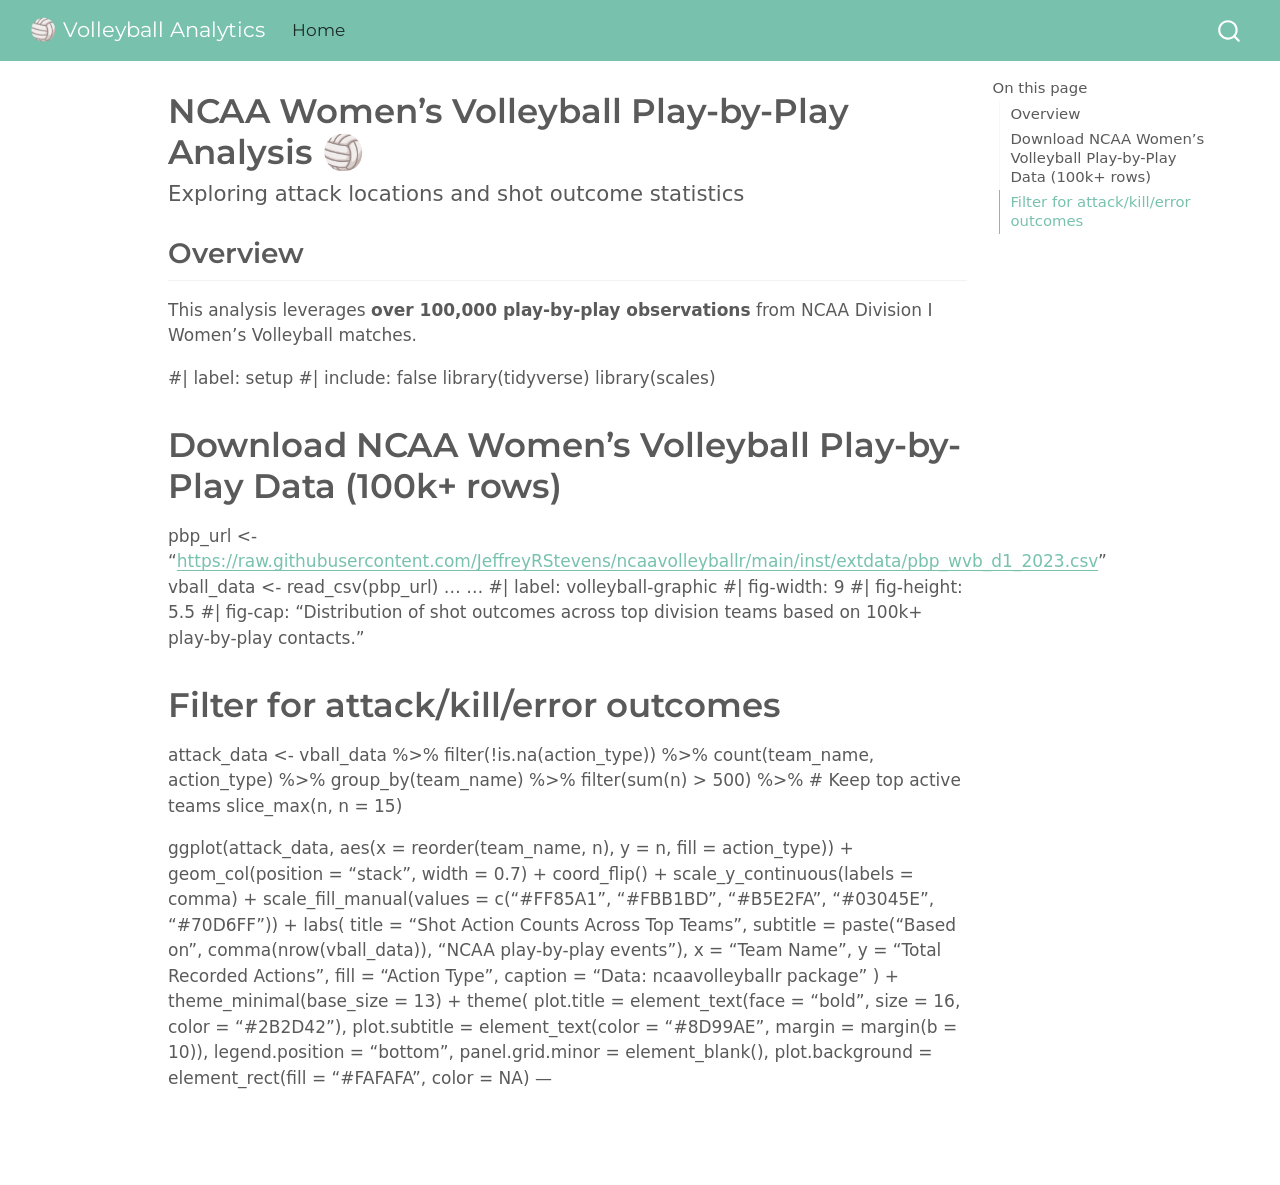
<file: docs/index.html>
<!DOCTYPE html>
<html xmlns="http://www.w3.org/1999/xhtml" lang="en" xml:lang="en"><head>

<meta charset="utf-8">
<meta name="generator" content="quarto-1.10.18">

<meta name="viewport" content="width=device-width, initial-scale=1.0, user-scalable=yes">


<title>NCAA Women’s Volleyball Play-by-Play Analysis 🏐 – 🏐 Volleyball Analytics</title>
<style>
/* Default styles provided by pandoc.
** See https://pandoc.org/MANUAL.html#variables-for-html for config info.
*/
span.smallcaps{font-variant: small-caps;}
div.columns{display: flex; gap: 1.5em;}
div.column{flex: auto;}
@media screen {
div.columns{gap: min(4vw, 1.5em);}
div.column{overflow-x: auto;}
}
div.hanging-indent{margin-left: 1.5em; text-indent: -1.5em;}
ul.task-list{list-style: none;}
ul.task-list li input[type="checkbox"] {
  width: 0.8em;
  margin: 0 0.8em 0.2em -1em; /* quarto-specific, see https://github.com/quarto-dev/quarto-cli/issues/4556 */ 
  vertical-align: middle;
}
</style>


<script src="site_libs/quarto-nav/quarto-nav.js"></script>
<script src="site_libs/quarto-nav/headroom.min.js"></script>
<script src="site_libs/clipboard/clipboard.min.js"></script>
<script src="site_libs/quarto-search/autocomplete.umd.js"></script>
<script src="site_libs/quarto-search/fuse.min.js"></script>
<script src="site_libs/quarto-search/quarto-search.js"></script>
<meta name="quarto:offset" content="./">
<script src="site_libs/quarto-html/quarto.js" type="module"></script>
<script src="site_libs/quarto-html/tabsets/tabsets.js" type="module"></script>
<script src="site_libs/quarto-html/popper.min.js"></script>
<script src="site_libs/quarto-html/tippy.umd.min.js"></script>
<script src="site_libs/quarto-html/anchor.min.js"></script>
<link href="site_libs/quarto-html/tippy.css" rel="stylesheet">
<link href="site_libs/quarto-html/quarto-syntax-highlighting-64a204ab8560d761af7679ceaba22944.css" rel="stylesheet" id="quarto-text-highlighting-styles">
<script src="site_libs/bootstrap/bootstrap.min.js"></script>
<link href="site_libs/bootstrap/bootstrap-icons.css" rel="stylesheet">
<link href="site_libs/bootstrap/bootstrap-229b3ede8e5344155cdb59601cc568ab.min.css" rel="stylesheet" append-hash="true" id="quarto-bootstrap" data-mode="light">
<script id="quarto-search-options" type="application/json">{
  "location": "navbar",
  "copy-button": false,
  "collapse-after": 3,
  "panel-placement": "end",
  "type": "overlay",
  "limit": 50,
  "keyboard-shortcut": [
    "f",
    "/",
    "s"
  ],
  "show-item-context": false,
  "language": {
    "search-no-results-text": "No results",
    "search-matching-documents-text": "matching documents",
    "search-copy-link-title": "Copy link to search",
    "search-hide-matches-text": "Hide additional matches",
    "search-more-match-text": "more match in this document",
    "search-more-matches-text": "more matches in this document",
    "search-clear-button-title": "Clear",
    "search-text-placeholder": "",
    "search-detached-cancel-button-title": "Cancel",
    "search-submit-button-title": "Submit",
    "search-label": "Search"
  }
}</script>


</head>

<body class="nav-fixed quarto-light">

<div id="quarto-search-results"></div>
  <header id="quarto-header" class="headroom fixed-top">
    <nav class="navbar navbar-expand-lg " data-bs-theme="dark">
      <div class="navbar-container container-fluid">
      <div class="navbar-brand-container mx-auto">
    <a class="navbar-brand" href="./index.html">
    <span class="navbar-title">🏐 Volleyball Analytics</span>
    </a>
  </div>
            <div id="quarto-search" class="" title="Search"></div>
          <button class="navbar-toggler" type="button" data-bs-toggle="collapse" data-bs-target="#navbarCollapse" aria-controls="navbarCollapse" role="menu" aria-expanded="false" aria-label="Toggle navigation" onclick="if (window.quartoToggleHeadroom) { window.quartoToggleHeadroom(); }">
  <span class="navbar-toggler-icon"></span>
</button>
          <div class="collapse navbar-collapse" id="navbarCollapse">
            <ul class="navbar-nav navbar-nav-scroll me-auto">
  <li class="nav-item">
    <a class="nav-link active" href="./index.html" aria-current="page"> 
<span class="menu-text">Home</span></a>
  </li>  
</ul>
          </div> <!-- /navcollapse -->
            <div class="quarto-navbar-tools">
</div>
      </div> <!-- /container-fluid -->
    </nav>
</header>
<!-- content -->
<div id="quarto-content" class="quarto-container page-columns page-rows-contents page-layout-article page-navbar">
<!-- sidebar -->
<!-- margin-sidebar -->
    <div id="quarto-margin-sidebar" class="sidebar margin-sidebar">
        <nav id="TOC" role="doc-toc" class="toc-active">
    <h2 id="toc-title">On this page</h2>
   
  <ul>
  <li><a href="#overview" id="toc-overview" class="nav-link active" data-scroll-target="#overview">Overview</a></li>
  <li><a href="#download-ncaa-womens-volleyball-play-by-play-data-100k-rows" id="toc-download-ncaa-womens-volleyball-play-by-play-data-100k-rows" class="nav-link" data-scroll-target="#download-ncaa-womens-volleyball-play-by-play-data-100k-rows">Download NCAA Women’s Volleyball Play-by-Play Data (100k+ rows)</a></li>
  <li><a href="#filter-for-attackkillerror-outcomes" id="toc-filter-for-attackkillerror-outcomes" class="nav-link" data-scroll-target="#filter-for-attackkillerror-outcomes">Filter for attack/kill/error outcomes</a></li>
  </ul>
</nav>
    </div>
<!-- main -->
<main class="content" id="quarto-document-content">

<header id="title-block-header" class="quarto-title-block default">
<div class="quarto-title">
<h1 class="title">NCAA Women’s Volleyball Play-by-Play Analysis 🏐</h1>
<p class="subtitle lead">Exploring attack locations and shot outcome statistics</p>
</div>



<div class="quarto-title-meta">

    
  
    
  </div>
  


</header>


<section id="overview" class="level2">
<h2 class="anchored" data-anchor-id="overview">Overview</h2>
<p>This analysis leverages <strong>over 100,000 play-by-play observations</strong> from NCAA Division I Women’s Volleyball matches.</p>
<p>#| label: setup #| include: false library(tidyverse) library(scales)</p>
</section>
<section id="download-ncaa-womens-volleyball-play-by-play-data-100k-rows" class="level1">
<h1>Download NCAA Women’s Volleyball Play-by-Play Data (100k+ rows)</h1>
<p>pbp_url &lt;- “<a href="https://raw.githubusercontent.com/JeffreyRStevens/ncaavolleyballr/main/inst/extdata/pbp_wvb_d1_2023.csv">https://raw.githubusercontent.com/JeffreyRStevens/ncaavolleyballr/main/inst/extdata/pbp_wvb_d1_2023.csv</a>” vball_data &lt;- read_csv(pbp_url) … … #| label: volleyball-graphic #| fig-width: 9 #| fig-height: 5.5 #| fig-cap: “Distribution of shot outcomes across top division teams based on 100k+ play-by-play contacts.”</p>
</section>
<section id="filter-for-attackkillerror-outcomes" class="level1">
<h1>Filter for attack/kill/error outcomes</h1>
<p>attack_data &lt;- vball_data %&gt;% filter(!is.na(action_type)) %&gt;% count(team_name, action_type) %&gt;% group_by(team_name) %&gt;% filter(sum(n) &gt; 500) %&gt;% # Keep top active teams slice_max(n, n = 15)</p>
<p>ggplot(attack_data, aes(x = reorder(team_name, n), y = n, fill = action_type)) + geom_col(position = “stack”, width = 0.7) + coord_flip() + scale_y_continuous(labels = comma) + scale_fill_manual(values = c(“#FF85A1”, “#FBB1BD”, “#B5E2FA”, “#03045E”, “#70D6FF”)) + labs( title = “Shot Action Counts Across Top Teams”, subtitle = paste(“Based on”, comma(nrow(vball_data)), “NCAA play-by-play events”), x = “Team Name”, y = “Total Recorded Actions”, fill = “Action Type”, caption = “Data: ncaavolleyballr package” ) + theme_minimal(base_size = 13) + theme( plot.title = element_text(face = “bold”, size = 16, color = “#2B2D42”), plot.subtitle = element_text(color = “#8D99AE”, margin = margin(b = 10)), legend.position = “bottom”, panel.grid.minor = element_blank(), plot.background = element_rect(fill = “#FAFAFA”, color = NA) —</p>


</section>

</main> <!-- /main -->
<script id="quarto-html-after-body" type="application/javascript">
  window.document.addEventListener("DOMContentLoaded", function (event) {
    const icon = "";
    const anchorJS = new window.AnchorJS();
    anchorJS.options = {
      placement: 'right',
      icon: icon
    };
    anchorJS.add('.anchored');
    const isCodeAnnotation = (el) => {
      for (const clz of el.classList) {
        if (clz.startsWith('code-annotation-')) {                     
          return true;
        }
      }
      return false;
    }
    const onCopySuccess = function(e) {
      // button target
      const button = e.trigger;
      // don't keep focus
      button.blur();
      // flash "checked"
      button.classList.add('code-copy-button-checked');
      var currentTitle = button.getAttribute("title");
      button.setAttribute("title", "Copied!");
      let tooltip;
      if (window.bootstrap) {
        button.setAttribute("data-bs-toggle", "tooltip");
        button.setAttribute("data-bs-placement", "left");
        button.setAttribute("data-bs-title", "Copied!");
        tooltip = new bootstrap.Tooltip(button, 
          { trigger: "manual", 
            customClass: "code-copy-button-tooltip",
            offset: [0, -8]});
        tooltip.show();    
      }
      setTimeout(function() {
        if (tooltip) {
          tooltip.hide();
          button.removeAttribute("data-bs-title");
          button.removeAttribute("data-bs-toggle");
          button.removeAttribute("data-bs-placement");
        }
        button.setAttribute("title", currentTitle);
        button.classList.remove('code-copy-button-checked');
      }, 1000);
      // clear code selection
      e.clearSelection();
    }
    const getTextToCopy = function(trigger) {
      const outerScaffold = trigger.parentElement.cloneNode(true);
      const codeEl = outerScaffold.querySelector('code');
      for (const childEl of codeEl.children) {
        if (isCodeAnnotation(childEl)) {
          childEl.remove();
        }
      }
      return codeEl.innerText;
    }
    const clipboard = new window.ClipboardJS('.code-copy-button:not([data-in-quarto-modal])', {
      text: getTextToCopy
    });
    clipboard.on('success', onCopySuccess);
    if (window.document.getElementById('quarto-embedded-source-code-modal')) {
      const clipboardModal = new window.ClipboardJS('.code-copy-button[data-in-quarto-modal]', {
        text: getTextToCopy,
        container: window.document.getElementById('quarto-embedded-source-code-modal')
      });
      clipboardModal.on('success', onCopySuccess);
    }
      var localhostRegex = new RegExp(/^(?:http|https):\/\/localhost\:?[0-9]*\//);
      var mailtoRegex = new RegExp(/^mailto:/);
        var filterRegex = new RegExp('/' + window.location.host + '/');
      var isInternal = (href) => {
          return filterRegex.test(href) || localhostRegex.test(href) || mailtoRegex.test(href);
      }
      // Inspect non-navigation links and adorn them if external
     var links = window.document.querySelectorAll('a[href]:not(.nav-link):not(.navbar-brand):not(.toc-action):not(.sidebar-link):not(.sidebar-item-toggle):not(.pagination-link):not(.no-external):not([aria-hidden]):not(.dropdown-item):not(.quarto-navigation-tool):not(.about-link)');
      for (var i=0; i<links.length; i++) {
        const link = links[i];
        if (!isInternal(link.href)) {
          // undo the damage that might have been done by quarto-nav.js in the case of
          // links that we want to consider external
          if (link.dataset.originalHref !== undefined) {
            link.href = link.dataset.originalHref;
          }
        }
      }
    function tippyHover(el, contentFn, onTriggerFn, onUntriggerFn) {
      const config = {
        allowHTML: true,
        maxWidth: 500,
        delay: 100,
        arrow: false,
        appendTo: function(el) {
            return el.parentElement;
        },
        interactive: true,
        interactiveBorder: 10,
        theme: 'quarto',
        placement: 'bottom-start',
      };
      if (contentFn) {
        config.content = contentFn;
      }
      if (onTriggerFn) {
        config.onTrigger = onTriggerFn;
      }
      if (onUntriggerFn) {
        config.onUntrigger = onUntriggerFn;
      }
      window.tippy(el, config); 
    }
    const noterefs = window.document.querySelectorAll('a[role="doc-noteref"]');
    for (var i=0; i<noterefs.length; i++) {
      const ref = noterefs[i];
      tippyHover(ref, function() {
        // use id or data attribute instead here
        let href = ref.getAttribute('data-footnote-href') || ref.getAttribute('href');
        try { href = new URL(href).hash; } catch {}
        const id = href.replace(/^#\/?/, "");
        const note = window.document.getElementById(id);
        if (note) {
          return note.innerHTML;
        } else {
          return "";
        }
      });
    }
    const xrefs = window.document.querySelectorAll('a.quarto-xref');
    const processXRef = (id, note) => {
      // Strip column container classes
      const stripColumnClz = (el) => {
        el.classList.remove("page-full", "page-columns");
        if (el.children) {
          for (const child of el.children) {
            stripColumnClz(child);
          }
        }
      }
      stripColumnClz(note)
      if (id === null || id.startsWith('sec-')) {
        // Special case sections, only their first couple elements
        const container = document.createElement("div");
        if (note.children && note.children.length > 2) {
          container.appendChild(note.children[0].cloneNode(true));
          for (let i = 1; i < note.children.length; i++) {
            const child = note.children[i];
            if (child.tagName === "P" && child.innerText === "") {
              continue;
            } else {
              container.appendChild(child.cloneNode(true));
              break;
            }
          }
          if (window.Quarto?.typesetMath) {
            window.Quarto.typesetMath(container);
          }
          return container.innerHTML
        } else {
          if (window.Quarto?.typesetMath) {
            window.Quarto.typesetMath(note);
          }
          return note.innerHTML;
        }
      } else {
        // Remove any anchor links if they are present
        const anchorLink = note.querySelector('a.anchorjs-link');
        if (anchorLink) {
          anchorLink.remove();
        }
        if (window.Quarto?.typesetMath) {
          window.Quarto.typesetMath(note);
        }
        if (note.classList.contains("callout")) {
          return note.outerHTML;
        } else {
          return note.innerHTML;
        }
      }
    }
    for (var i=0; i<xrefs.length; i++) {
      const xref = xrefs[i];
      tippyHover(xref, undefined, function(instance) {
        instance.disable();
        let url = xref.getAttribute('href');
        let hash = undefined; 
        if (url.startsWith('#')) {
          hash = url;
        } else {
          try { hash = new URL(url).hash; } catch {}
        }
        if (hash) {
          const id = hash.replace(/^#\/?/, "");
          const note = window.document.getElementById(id);
          if (note !== null) {
            try {
              const html = processXRef(id, note.cloneNode(true));
              instance.setContent(html);
            } finally {
              instance.enable();
              instance.show();
            }
          } else {
            // See if we can fetch this
            fetch(url.split('#')[0])
            .then(res => res.text())
            .then(html => {
              const parser = new DOMParser();
              const htmlDoc = parser.parseFromString(html, "text/html");
              const note = htmlDoc.getElementById(id);
              if (note !== null) {
                const html = processXRef(id, note);
                instance.setContent(html);
              } 
            }).finally(() => {
              instance.enable();
              instance.show();
            });
          }
        } else {
          // See if we can fetch a full url (with no hash to target)
          // This is a special case and we should probably do some content thinning / targeting
          fetch(url)
          .then(res => res.text())
          .then(html => {
            const parser = new DOMParser();
            const htmlDoc = parser.parseFromString(html, "text/html");
            const note = htmlDoc.querySelector('main.content');
            if (note !== null) {
              // This should only happen for chapter cross references
              // (since there is no id in the URL)
              // remove the first header
              if (note.children.length > 0 && note.children[0].tagName === "HEADER") {
                note.children[0].remove();
              }
              const html = processXRef(null, note);
              instance.setContent(html);
            } 
          }).finally(() => {
            instance.enable();
            instance.show();
          });
        }
      }, function(instance) {
      });
    }
        let selectedAnnoteEl;
        const selectorForAnnotation = ( cell, annotation) => {
          let cellAttr = 'data-code-cell="' + cell + '"';
          let lineAttr = 'data-code-annotation="' +  annotation + '"';
          const selector = 'span[' + cellAttr + '][' + lineAttr + ']';
          return selector;
        }
        const selectCodeLines = (annoteEl) => {
          const doc = window.document;
          const targetCell = annoteEl.getAttribute("data-target-cell");
          const targetAnnotation = annoteEl.getAttribute("data-target-annotation");
          const annoteSpan = window.document.querySelector(selectorForAnnotation(targetCell, targetAnnotation));
          const lines = annoteSpan.getAttribute("data-code-lines").split(",");
          const lineIds = lines.map((line) => {
            return targetCell + "-" + line;
          })
          let top = null;
          let height = null;
          let parent = null;
          if (lineIds.length > 0) {
              //compute the position of the single el (top and bottom and make a div)
              const el = window.document.getElementById(lineIds[0]);
              top = el.offsetTop;
              height = el.offsetHeight;
              parent = el.parentElement.parentElement;
            if (lineIds.length > 1) {
              const lastEl = window.document.getElementById(lineIds[lineIds.length - 1]);
              const bottom = lastEl.offsetTop + lastEl.offsetHeight;
              height = bottom - top;
            }
            if (top !== null && height !== null && parent !== null) {
              // cook up a div (if necessary) and position it 
              let div = window.document.getElementById("code-annotation-line-highlight");
              if (div === null) {
                div = window.document.createElement("div");
                div.setAttribute("id", "code-annotation-line-highlight");
                div.style.position = 'absolute';
                parent.appendChild(div);
              }
              div.style.top = top - 2 + "px";
              div.style.height = height + 4 + "px";
              div.style.left = 0;
              let gutterDiv = window.document.getElementById("code-annotation-line-highlight-gutter");
              if (gutterDiv === null) {
                gutterDiv = window.document.createElement("div");
                gutterDiv.setAttribute("id", "code-annotation-line-highlight-gutter");
                gutterDiv.style.position = 'absolute';
                const codeCell = window.document.getElementById(targetCell);
                const gutter = codeCell.querySelector('.code-annotation-gutter');
                gutter.appendChild(gutterDiv);
              }
              gutterDiv.style.top = top - 2 + "px";
              gutterDiv.style.height = height + 4 + "px";
            }
            selectedAnnoteEl = annoteEl;
          }
        };
        const unselectCodeLines = () => {
          const elementsIds = ["code-annotation-line-highlight", "code-annotation-line-highlight-gutter"];
          elementsIds.forEach((elId) => {
            const div = window.document.getElementById(elId);
            if (div) {
              div.remove();
            }
          });
          selectedAnnoteEl = undefined;
        };
          // Handle positioning of the toggle
      window.addEventListener(
        "resize",
        throttle(() => {
          elRect = undefined;
          if (selectedAnnoteEl) {
            selectCodeLines(selectedAnnoteEl);
          }
        }, 10)
      );
      function throttle(fn, ms) {
      let throttle = false;
      let timer;
        return (...args) => {
          if(!throttle) { // first call gets through
              fn.apply(this, args);
              throttle = true;
          } else { // all the others get throttled
              if(timer) clearTimeout(timer); // cancel #2
              timer = setTimeout(() => {
                fn.apply(this, args);
                timer = throttle = false;
              }, ms);
          }
        };
      }
        // Attach click handler to the DT
        const annoteDls = window.document.querySelectorAll('dt[data-target-cell]');
        for (const annoteDlNode of annoteDls) {
          annoteDlNode.addEventListener('click', (event) => {
            const clickedEl = event.target;
            if (clickedEl !== selectedAnnoteEl) {
              unselectCodeLines();
              const activeEl = window.document.querySelector('dt[data-target-cell].code-annotation-active');
              if (activeEl) {
                activeEl.classList.remove('code-annotation-active');
              }
              selectCodeLines(clickedEl);
              clickedEl.classList.add('code-annotation-active');
            } else {
              // Unselect the line
              unselectCodeLines();
              clickedEl.classList.remove('code-annotation-active');
            }
          });
        }
    const findCites = (el) => {
      const parentEl = el.parentElement;
      if (parentEl) {
        const cites = parentEl.dataset.cites;
        if (cites) {
          return {
            el,
            cites: cites.split(' ')
          };
        } else {
          return findCites(el.parentElement)
        }
      } else {
        return undefined;
      }
    };
    var bibliorefs = window.document.querySelectorAll('a[role="doc-biblioref"]');
    for (var i=0; i<bibliorefs.length; i++) {
      const ref = bibliorefs[i];
      const citeInfo = findCites(ref);
      if (citeInfo) {
        tippyHover(citeInfo.el, function() {
          var popup = window.document.createElement('div');
          citeInfo.cites.forEach(function(cite) {
            var citeDiv = window.document.createElement('div');
            citeDiv.classList.add('hanging-indent');
            citeDiv.classList.add('csl-entry');
            var biblioDiv = window.document.getElementById('ref-' + cite);
            if (biblioDiv) {
              citeDiv.innerHTML = biblioDiv.innerHTML;
            }
            popup.appendChild(citeDiv);
          });
          return popup.innerHTML;
        });
      }
    }
  });
  </script>
</div> <!-- /content -->




</body></html>
</file>
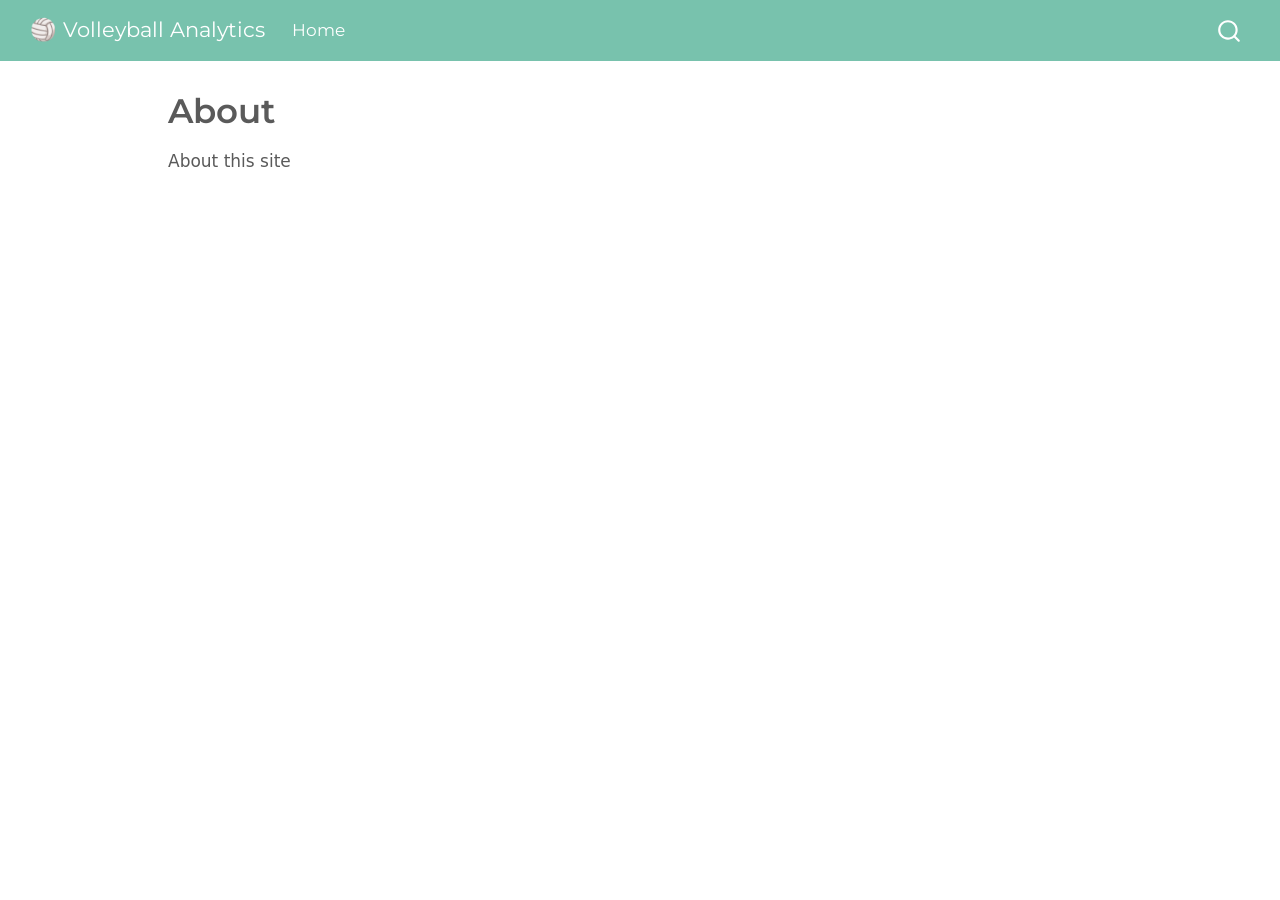
<file: docs/about.html>
<!DOCTYPE html>
<html xmlns="http://www.w3.org/1999/xhtml" lang="en" xml:lang="en"><head>

<meta charset="utf-8">
<meta name="generator" content="quarto-1.10.18">

<meta name="viewport" content="width=device-width, initial-scale=1.0, user-scalable=yes">


<title>About – 🏐 Volleyball Analytics</title>
<style>
/* Default styles provided by pandoc.
** See https://pandoc.org/MANUAL.html#variables-for-html for config info.
*/
span.smallcaps{font-variant: small-caps;}
div.columns{display: flex; gap: 1.5em;}
div.column{flex: auto;}
@media screen {
div.columns{gap: min(4vw, 1.5em);}
div.column{overflow-x: auto;}
}
div.hanging-indent{margin-left: 1.5em; text-indent: -1.5em;}
ul.task-list{list-style: none;}
ul.task-list li input[type="checkbox"] {
  width: 0.8em;
  margin: 0 0.8em 0.2em -1em; /* quarto-specific, see https://github.com/quarto-dev/quarto-cli/issues/4556 */ 
  vertical-align: middle;
}
</style>


<script src="site_libs/quarto-nav/quarto-nav.js"></script>
<script src="site_libs/quarto-nav/headroom.min.js"></script>
<script src="site_libs/clipboard/clipboard.min.js"></script>
<script src="site_libs/quarto-search/autocomplete.umd.js"></script>
<script src="site_libs/quarto-search/fuse.min.js"></script>
<script src="site_libs/quarto-search/quarto-search.js"></script>
<meta name="quarto:offset" content="./">
<script src="site_libs/quarto-html/quarto.js" type="module"></script>
<script src="site_libs/quarto-html/tabsets/tabsets.js" type="module"></script>
<script src="site_libs/quarto-html/popper.min.js"></script>
<script src="site_libs/quarto-html/tippy.umd.min.js"></script>
<script src="site_libs/quarto-html/anchor.min.js"></script>
<link href="site_libs/quarto-html/tippy.css" rel="stylesheet">
<link href="site_libs/quarto-html/quarto-syntax-highlighting-64a204ab8560d761af7679ceaba22944.css" rel="stylesheet" id="quarto-text-highlighting-styles">
<script src="site_libs/bootstrap/bootstrap.min.js"></script>
<link href="site_libs/bootstrap/bootstrap-icons.css" rel="stylesheet">
<link href="site_libs/bootstrap/bootstrap-229b3ede8e5344155cdb59601cc568ab.min.css" rel="stylesheet" append-hash="true" id="quarto-bootstrap" data-mode="light">
<script id="quarto-search-options" type="application/json">{
  "location": "navbar",
  "copy-button": false,
  "collapse-after": 3,
  "panel-placement": "end",
  "type": "overlay",
  "limit": 50,
  "keyboard-shortcut": [
    "f",
    "/",
    "s"
  ],
  "show-item-context": false,
  "language": {
    "search-no-results-text": "No results",
    "search-matching-documents-text": "matching documents",
    "search-copy-link-title": "Copy link to search",
    "search-hide-matches-text": "Hide additional matches",
    "search-more-match-text": "more match in this document",
    "search-more-matches-text": "more matches in this document",
    "search-clear-button-title": "Clear",
    "search-text-placeholder": "",
    "search-detached-cancel-button-title": "Cancel",
    "search-submit-button-title": "Submit",
    "search-label": "Search"
  }
}</script>


</head>

<body class="nav-fixed quarto-light">

<div id="quarto-search-results"></div>
  <header id="quarto-header" class="headroom fixed-top">
    <nav class="navbar navbar-expand-lg " data-bs-theme="dark">
      <div class="navbar-container container-fluid">
      <div class="navbar-brand-container mx-auto">
    <a class="navbar-brand" href="./index.html">
    <span class="navbar-title">🏐 Volleyball Analytics</span>
    </a>
  </div>
            <div id="quarto-search" class="" title="Search"></div>
          <button class="navbar-toggler" type="button" data-bs-toggle="collapse" data-bs-target="#navbarCollapse" aria-controls="navbarCollapse" role="menu" aria-expanded="false" aria-label="Toggle navigation" onclick="if (window.quartoToggleHeadroom) { window.quartoToggleHeadroom(); }">
  <span class="navbar-toggler-icon"></span>
</button>
          <div class="collapse navbar-collapse" id="navbarCollapse">
            <ul class="navbar-nav navbar-nav-scroll me-auto">
  <li class="nav-item">
    <a class="nav-link" href="./index.html"> 
<span class="menu-text">Home</span></a>
  </li>  
</ul>
          </div> <!-- /navcollapse -->
            <div class="quarto-navbar-tools">
</div>
      </div> <!-- /container-fluid -->
    </nav>
</header>
<!-- content -->
<div id="quarto-content" class="quarto-container page-columns page-rows-contents page-layout-article page-navbar">
<!-- sidebar -->
<!-- margin-sidebar -->
    <div id="quarto-margin-sidebar" class="sidebar margin-sidebar zindex-bottom">
        
    </div>
<!-- main -->
<main class="content" id="quarto-document-content">

<header id="title-block-header" class="quarto-title-block default">
<div class="quarto-title">
<h1 class="title">About</h1>
</div>



<div class="quarto-title-meta">

    
  
    
  </div>
  


</header>


<p>About this site</p>



</main> <!-- /main -->
<script id="quarto-html-after-body" type="application/javascript">
  window.document.addEventListener("DOMContentLoaded", function (event) {
    const icon = "";
    const anchorJS = new window.AnchorJS();
    anchorJS.options = {
      placement: 'right',
      icon: icon
    };
    anchorJS.add('.anchored');
    const isCodeAnnotation = (el) => {
      for (const clz of el.classList) {
        if (clz.startsWith('code-annotation-')) {                     
          return true;
        }
      }
      return false;
    }
    const onCopySuccess = function(e) {
      // button target
      const button = e.trigger;
      // don't keep focus
      button.blur();
      // flash "checked"
      button.classList.add('code-copy-button-checked');
      var currentTitle = button.getAttribute("title");
      button.setAttribute("title", "Copied!");
      let tooltip;
      if (window.bootstrap) {
        button.setAttribute("data-bs-toggle", "tooltip");
        button.setAttribute("data-bs-placement", "left");
        button.setAttribute("data-bs-title", "Copied!");
        tooltip = new bootstrap.Tooltip(button, 
          { trigger: "manual", 
            customClass: "code-copy-button-tooltip",
            offset: [0, -8]});
        tooltip.show();    
      }
      setTimeout(function() {
        if (tooltip) {
          tooltip.hide();
          button.removeAttribute("data-bs-title");
          button.removeAttribute("data-bs-toggle");
          button.removeAttribute("data-bs-placement");
        }
        button.setAttribute("title", currentTitle);
        button.classList.remove('code-copy-button-checked');
      }, 1000);
      // clear code selection
      e.clearSelection();
    }
    const getTextToCopy = function(trigger) {
      const outerScaffold = trigger.parentElement.cloneNode(true);
      const codeEl = outerScaffold.querySelector('code');
      for (const childEl of codeEl.children) {
        if (isCodeAnnotation(childEl)) {
          childEl.remove();
        }
      }
      return codeEl.innerText;
    }
    const clipboard = new window.ClipboardJS('.code-copy-button:not([data-in-quarto-modal])', {
      text: getTextToCopy
    });
    clipboard.on('success', onCopySuccess);
    if (window.document.getElementById('quarto-embedded-source-code-modal')) {
      const clipboardModal = new window.ClipboardJS('.code-copy-button[data-in-quarto-modal]', {
        text: getTextToCopy,
        container: window.document.getElementById('quarto-embedded-source-code-modal')
      });
      clipboardModal.on('success', onCopySuccess);
    }
      var localhostRegex = new RegExp(/^(?:http|https):\/\/localhost\:?[0-9]*\//);
      var mailtoRegex = new RegExp(/^mailto:/);
        var filterRegex = new RegExp('/' + window.location.host + '/');
      var isInternal = (href) => {
          return filterRegex.test(href) || localhostRegex.test(href) || mailtoRegex.test(href);
      }
      // Inspect non-navigation links and adorn them if external
     var links = window.document.querySelectorAll('a[href]:not(.nav-link):not(.navbar-brand):not(.toc-action):not(.sidebar-link):not(.sidebar-item-toggle):not(.pagination-link):not(.no-external):not([aria-hidden]):not(.dropdown-item):not(.quarto-navigation-tool):not(.about-link)');
      for (var i=0; i<links.length; i++) {
        const link = links[i];
        if (!isInternal(link.href)) {
          // undo the damage that might have been done by quarto-nav.js in the case of
          // links that we want to consider external
          if (link.dataset.originalHref !== undefined) {
            link.href = link.dataset.originalHref;
          }
        }
      }
    function tippyHover(el, contentFn, onTriggerFn, onUntriggerFn) {
      const config = {
        allowHTML: true,
        maxWidth: 500,
        delay: 100,
        arrow: false,
        appendTo: function(el) {
            return el.parentElement;
        },
        interactive: true,
        interactiveBorder: 10,
        theme: 'quarto',
        placement: 'bottom-start',
      };
      if (contentFn) {
        config.content = contentFn;
      }
      if (onTriggerFn) {
        config.onTrigger = onTriggerFn;
      }
      if (onUntriggerFn) {
        config.onUntrigger = onUntriggerFn;
      }
      window.tippy(el, config); 
    }
    const noterefs = window.document.querySelectorAll('a[role="doc-noteref"]');
    for (var i=0; i<noterefs.length; i++) {
      const ref = noterefs[i];
      tippyHover(ref, function() {
        // use id or data attribute instead here
        let href = ref.getAttribute('data-footnote-href') || ref.getAttribute('href');
        try { href = new URL(href).hash; } catch {}
        const id = href.replace(/^#\/?/, "");
        const note = window.document.getElementById(id);
        if (note) {
          return note.innerHTML;
        } else {
          return "";
        }
      });
    }
    const xrefs = window.document.querySelectorAll('a.quarto-xref');
    const processXRef = (id, note) => {
      // Strip column container classes
      const stripColumnClz = (el) => {
        el.classList.remove("page-full", "page-columns");
        if (el.children) {
          for (const child of el.children) {
            stripColumnClz(child);
          }
        }
      }
      stripColumnClz(note)
      if (id === null || id.startsWith('sec-')) {
        // Special case sections, only their first couple elements
        const container = document.createElement("div");
        if (note.children && note.children.length > 2) {
          container.appendChild(note.children[0].cloneNode(true));
          for (let i = 1; i < note.children.length; i++) {
            const child = note.children[i];
            if (child.tagName === "P" && child.innerText === "") {
              continue;
            } else {
              container.appendChild(child.cloneNode(true));
              break;
            }
          }
          if (window.Quarto?.typesetMath) {
            window.Quarto.typesetMath(container);
          }
          return container.innerHTML
        } else {
          if (window.Quarto?.typesetMath) {
            window.Quarto.typesetMath(note);
          }
          return note.innerHTML;
        }
      } else {
        // Remove any anchor links if they are present
        const anchorLink = note.querySelector('a.anchorjs-link');
        if (anchorLink) {
          anchorLink.remove();
        }
        if (window.Quarto?.typesetMath) {
          window.Quarto.typesetMath(note);
        }
        if (note.classList.contains("callout")) {
          return note.outerHTML;
        } else {
          return note.innerHTML;
        }
      }
    }
    for (var i=0; i<xrefs.length; i++) {
      const xref = xrefs[i];
      tippyHover(xref, undefined, function(instance) {
        instance.disable();
        let url = xref.getAttribute('href');
        let hash = undefined; 
        if (url.startsWith('#')) {
          hash = url;
        } else {
          try { hash = new URL(url).hash; } catch {}
        }
        if (hash) {
          const id = hash.replace(/^#\/?/, "");
          const note = window.document.getElementById(id);
          if (note !== null) {
            try {
              const html = processXRef(id, note.cloneNode(true));
              instance.setContent(html);
            } finally {
              instance.enable();
              instance.show();
            }
          } else {
            // See if we can fetch this
            fetch(url.split('#')[0])
            .then(res => res.text())
            .then(html => {
              const parser = new DOMParser();
              const htmlDoc = parser.parseFromString(html, "text/html");
              const note = htmlDoc.getElementById(id);
              if (note !== null) {
                const html = processXRef(id, note);
                instance.setContent(html);
              } 
            }).finally(() => {
              instance.enable();
              instance.show();
            });
          }
        } else {
          // See if we can fetch a full url (with no hash to target)
          // This is a special case and we should probably do some content thinning / targeting
          fetch(url)
          .then(res => res.text())
          .then(html => {
            const parser = new DOMParser();
            const htmlDoc = parser.parseFromString(html, "text/html");
            const note = htmlDoc.querySelector('main.content');
            if (note !== null) {
              // This should only happen for chapter cross references
              // (since there is no id in the URL)
              // remove the first header
              if (note.children.length > 0 && note.children[0].tagName === "HEADER") {
                note.children[0].remove();
              }
              const html = processXRef(null, note);
              instance.setContent(html);
            } 
          }).finally(() => {
            instance.enable();
            instance.show();
          });
        }
      }, function(instance) {
      });
    }
        let selectedAnnoteEl;
        const selectorForAnnotation = ( cell, annotation) => {
          let cellAttr = 'data-code-cell="' + cell + '"';
          let lineAttr = 'data-code-annotation="' +  annotation + '"';
          const selector = 'span[' + cellAttr + '][' + lineAttr + ']';
          return selector;
        }
        const selectCodeLines = (annoteEl) => {
          const doc = window.document;
          const targetCell = annoteEl.getAttribute("data-target-cell");
          const targetAnnotation = annoteEl.getAttribute("data-target-annotation");
          const annoteSpan = window.document.querySelector(selectorForAnnotation(targetCell, targetAnnotation));
          const lines = annoteSpan.getAttribute("data-code-lines").split(",");
          const lineIds = lines.map((line) => {
            return targetCell + "-" + line;
          })
          let top = null;
          let height = null;
          let parent = null;
          if (lineIds.length > 0) {
              //compute the position of the single el (top and bottom and make a div)
              const el = window.document.getElementById(lineIds[0]);
              top = el.offsetTop;
              height = el.offsetHeight;
              parent = el.parentElement.parentElement;
            if (lineIds.length > 1) {
              const lastEl = window.document.getElementById(lineIds[lineIds.length - 1]);
              const bottom = lastEl.offsetTop + lastEl.offsetHeight;
              height = bottom - top;
            }
            if (top !== null && height !== null && parent !== null) {
              // cook up a div (if necessary) and position it 
              let div = window.document.getElementById("code-annotation-line-highlight");
              if (div === null) {
                div = window.document.createElement("div");
                div.setAttribute("id", "code-annotation-line-highlight");
                div.style.position = 'absolute';
                parent.appendChild(div);
              }
              div.style.top = top - 2 + "px";
              div.style.height = height + 4 + "px";
              div.style.left = 0;
              let gutterDiv = window.document.getElementById("code-annotation-line-highlight-gutter");
              if (gutterDiv === null) {
                gutterDiv = window.document.createElement("div");
                gutterDiv.setAttribute("id", "code-annotation-line-highlight-gutter");
                gutterDiv.style.position = 'absolute';
                const codeCell = window.document.getElementById(targetCell);
                const gutter = codeCell.querySelector('.code-annotation-gutter');
                gutter.appendChild(gutterDiv);
              }
              gutterDiv.style.top = top - 2 + "px";
              gutterDiv.style.height = height + 4 + "px";
            }
            selectedAnnoteEl = annoteEl;
          }
        };
        const unselectCodeLines = () => {
          const elementsIds = ["code-annotation-line-highlight", "code-annotation-line-highlight-gutter"];
          elementsIds.forEach((elId) => {
            const div = window.document.getElementById(elId);
            if (div) {
              div.remove();
            }
          });
          selectedAnnoteEl = undefined;
        };
          // Handle positioning of the toggle
      window.addEventListener(
        "resize",
        throttle(() => {
          elRect = undefined;
          if (selectedAnnoteEl) {
            selectCodeLines(selectedAnnoteEl);
          }
        }, 10)
      );
      function throttle(fn, ms) {
      let throttle = false;
      let timer;
        return (...args) => {
          if(!throttle) { // first call gets through
              fn.apply(this, args);
              throttle = true;
          } else { // all the others get throttled
              if(timer) clearTimeout(timer); // cancel #2
              timer = setTimeout(() => {
                fn.apply(this, args);
                timer = throttle = false;
              }, ms);
          }
        };
      }
        // Attach click handler to the DT
        const annoteDls = window.document.querySelectorAll('dt[data-target-cell]');
        for (const annoteDlNode of annoteDls) {
          annoteDlNode.addEventListener('click', (event) => {
            const clickedEl = event.target;
            if (clickedEl !== selectedAnnoteEl) {
              unselectCodeLines();
              const activeEl = window.document.querySelector('dt[data-target-cell].code-annotation-active');
              if (activeEl) {
                activeEl.classList.remove('code-annotation-active');
              }
              selectCodeLines(clickedEl);
              clickedEl.classList.add('code-annotation-active');
            } else {
              // Unselect the line
              unselectCodeLines();
              clickedEl.classList.remove('code-annotation-active');
            }
          });
        }
    const findCites = (el) => {
      const parentEl = el.parentElement;
      if (parentEl) {
        const cites = parentEl.dataset.cites;
        if (cites) {
          return {
            el,
            cites: cites.split(' ')
          };
        } else {
          return findCites(el.parentElement)
        }
      } else {
        return undefined;
      }
    };
    var bibliorefs = window.document.querySelectorAll('a[role="doc-biblioref"]');
    for (var i=0; i<bibliorefs.length; i++) {
      const ref = bibliorefs[i];
      const citeInfo = findCites(ref);
      if (citeInfo) {
        tippyHover(citeInfo.el, function() {
          var popup = window.document.createElement('div');
          citeInfo.cites.forEach(function(cite) {
            var citeDiv = window.document.createElement('div');
            citeDiv.classList.add('hanging-indent');
            citeDiv.classList.add('csl-entry');
            var biblioDiv = window.document.getElementById('ref-' + cite);
            if (biblioDiv) {
              citeDiv.innerHTML = biblioDiv.innerHTML;
            }
            popup.appendChild(citeDiv);
          });
          return popup.innerHTML;
        });
      }
    }
  });
  </script>
</div> <!-- /content -->




</body></html>
</file>
<file: docs/site_libs/quarto-html/tippy.css>
.tippy-box[data-animation=fade][data-state=hidden]{opacity:0}[data-tippy-root]{max-width:calc(100vw - 10px)}.tippy-box{position:relative;background-color:#333;color:#fff;border-radius:4px;font-size:14px;line-height:1.4;white-space:normal;outline:0;transition-property:transform,visibility,opacity}.tippy-box[data-placement^=top]>.tippy-arrow{bottom:0}.tippy-box[data-placement^=top]>.tippy-arrow:before{bottom:-7px;left:0;border-width:8px 8px 0;border-top-color:initial;transform-origin:center top}.tippy-box[data-placement^=bottom]>.tippy-arrow{top:0}.tippy-box[data-placement^=bottom]>.tippy-arrow:before{top:-7px;left:0;border-width:0 8px 8px;border-bottom-color:initial;transform-origin:center bottom}.tippy-box[data-placement^=left]>.tippy-arrow{right:0}.tippy-box[data-placement^=left]>.tippy-arrow:before{border-width:8px 0 8px 8px;border-left-color:initial;right:-7px;transform-origin:center left}.tippy-box[data-placement^=right]>.tippy-arrow{left:0}.tippy-box[data-placement^=right]>.tippy-arrow:before{left:-7px;border-width:8px 8px 8px 0;border-right-color:initial;transform-origin:center right}.tippy-box[data-inertia][data-state=visible]{transition-timing-function:cubic-bezier(.54,1.5,.38,1.11)}.tippy-arrow{width:16px;height:16px;color:#333}.tippy-arrow:before{content:"";position:absolute;border-color:transparent;border-style:solid}.tippy-content{position:relative;padding:5px 9px;z-index:1}
</file>
<file: docs/site_libs/quarto-html/quarto-syntax-highlighting-64a204ab8560d761af7679ceaba22944.css>
/* quarto syntax highlight colors */
:root {
  --quarto-hl-ot-color: #003B4F;
  --quarto-hl-at-color: #657422;
  --quarto-hl-ss-color: #20794D;
  --quarto-hl-an-color: #5E5E5E;
  --quarto-hl-fu-color: #4758AB;
  --quarto-hl-st-color: #20794D;
  --quarto-hl-cf-color: #003B4F;
  --quarto-hl-op-color: #5E5E5E;
  --quarto-hl-er-color: #AD0000;
  --quarto-hl-bn-color: #AD0000;
  --quarto-hl-al-color: #AD0000;
  --quarto-hl-va-color: #111111;
  --quarto-hl-bu-color: inherit;
  --quarto-hl-ex-color: inherit;
  --quarto-hl-pp-color: #AD0000;
  --quarto-hl-in-color: #5E5E5E;
  --quarto-hl-vs-color: #20794D;
  --quarto-hl-wa-color: #5E5E5E;
  --quarto-hl-do-color: #5E5E5E;
  --quarto-hl-im-color: #00769E;
  --quarto-hl-ch-color: #20794D;
  --quarto-hl-dt-color: #AD0000;
  --quarto-hl-fl-color: #AD0000;
  --quarto-hl-co-color: #5E5E5E;
  --quarto-hl-cv-color: #5E5E5E;
  --quarto-hl-cn-color: #8f5902;
  --quarto-hl-sc-color: #5E5E5E;
  --quarto-hl-dv-color: #AD0000;
  --quarto-hl-kw-color: #003B4F;
}

/* other quarto variables */
:root {
  --quarto-font-monospace: SFMono-Regular, Menlo, Monaco, Consolas, "Liberation Mono", "Courier New", monospace;
}

/* syntax highlight based on Pandoc's rules */
pre > code.sourceCode > span {
  color: #003B4F;
}

code.sourceCode > span {
  color: #003B4F;
}

div.sourceCode,
div.sourceCode pre.sourceCode {
  color: #003B4F;
}

/* Normal */
code span {
  color: #003B4F;
}

/* Alert */
code span.al {
  color: #AD0000;
  font-style: inherit;
}

/* Annotation */
code span.an {
  color: #5E5E5E;
  font-style: inherit;
}

/* Attribute */
code span.at {
  color: #657422;
  font-style: inherit;
}

/* BaseN */
code span.bn {
  color: #AD0000;
  font-style: inherit;
}

/* BuiltIn */
code span.bu {
  font-style: inherit;
}

/* ControlFlow */
code span.cf {
  color: #003B4F;
  font-weight: bold;
  font-style: inherit;
}

/* Char */
code span.ch {
  color: #20794D;
  font-style: inherit;
}

/* Constant */
code span.cn {
  color: #8f5902;
  font-style: inherit;
}

/* Comment */
code span.co {
  color: #5E5E5E;
  font-style: inherit;
}

/* CommentVar */
code span.cv {
  color: #5E5E5E;
  font-style: italic;
}

/* Documentation */
code span.do {
  color: #5E5E5E;
  font-style: italic;
}

/* DataType */
code span.dt {
  color: #AD0000;
  font-style: inherit;
}

/* DecVal */
code span.dv {
  color: #AD0000;
  font-style: inherit;
}

/* Error */
code span.er {
  color: #AD0000;
  font-style: inherit;
}

/* Extension */
code span.ex {
  font-style: inherit;
}

/* Float */
code span.fl {
  color: #AD0000;
  font-style: inherit;
}

/* Function */
code span.fu {
  color: #4758AB;
  font-style: inherit;
}

/* Import */
code span.im {
  color: #00769E;
  font-style: inherit;
}

/* Information */
code span.in {
  color: #5E5E5E;
  font-style: inherit;
}

/* Keyword */
code span.kw {
  color: #003B4F;
  font-weight: bold;
  font-style: inherit;
}

/* Operator */
code span.op {
  color: #5E5E5E;
  font-style: inherit;
}

/* Other */
code span.ot {
  color: #003B4F;
  font-style: inherit;
}

/* Preprocessor */
code span.pp {
  color: #AD0000;
  font-style: inherit;
}

/* SpecialChar */
code span.sc {
  color: #5E5E5E;
  font-style: inherit;
}

/* SpecialString */
code span.ss {
  color: #20794D;
  font-style: inherit;
}

/* String */
code span.st {
  color: #20794D;
  font-style: inherit;
}

/* Variable */
code span.va {
  color: #111111;
  font-style: inherit;
}

/* VerbatimString */
code span.vs {
  color: #20794D;
  font-style: inherit;
}

/* Warning */
code span.wa {
  color: #5E5E5E;
  font-style: italic;
}

.prevent-inlining {
  content: "</";
}

/*# sourceMappingURL=9d8d5bb603a83b8298b89080a598c93b.css.map */
</file>
